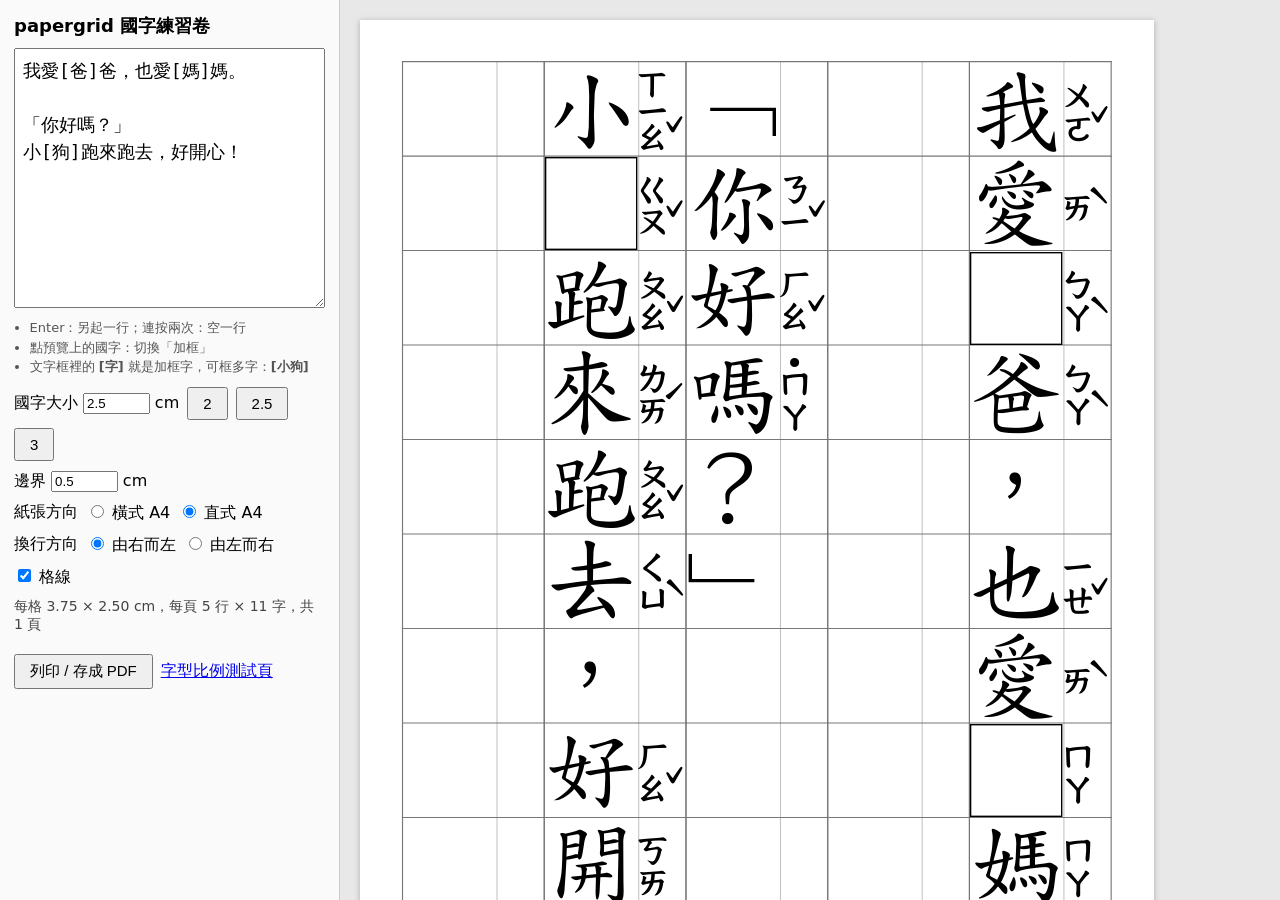
<file: index.html>
<!DOCTYPE html>
<html lang="zh-Hant-TW">
<head>
<meta charset="utf-8">
<title>papergrid 國字練習卷</title>
<link rel="stylesheet" href="style.css">
</head>
<body>
<div id="controls">
  <h1>papergrid 國字練習卷</h1>
  <textarea id="text" spellcheck="false"></textarea>
  <ul class="help">
    <li>Enter：另起一行；連按兩次：空一行</li>
    <li>點預覽上的國字：切換「加框」</li>
    <li>文字框裡的 <b>[字]</b> 就是加框字，可框多字：<b>[小狗]</b></li>
  </ul>
  <div class="row">
    <label>國字大小 <input type="number" id="size" min="1" max="6" step="0.1"> cm</label>
    <button type="button" data-size="2">2</button>
    <button type="button" data-size="2.5">2.5</button>
    <button type="button" data-size="3">3</button>
  </div>
  <div class="row">
    <label>邊界 <input type="number" id="margin" min="0" max="5" step="0.1"> cm</label>
  </div>
  <div class="row">
    紙張方向
    <label><input type="radio" name="orient" value="landscape"> 橫式 A4</label>
    <label><input type="radio" name="orient" value="portrait"> 直式 A4</label>
  </div>
  <div class="row">
    換行方向
    <label><input type="radio" name="dir" value="rtl" checked> 由右而左</label>
    <label><input type="radio" name="dir" value="ltr"> 由左而右</label>
  </div>
  <div class="row">
    <label><input type="checkbox" id="grid" checked> 格線</label>
  </div>
  <div id="info"></div>
  <div id="status">字型載入中…</div>
  <div class="row">
    <button type="button" id="print">列印 / 存成 PDF</button>
    <a href="test.html" target="_blank">字型比例測試頁</a>
  </div>
</div>
<div id="preview"><div id="pages"></div></div>

<script src="config.js"></script>
<script src="render.js"></script>
<script src="app.js"></script>
</body>
</html>
</file>
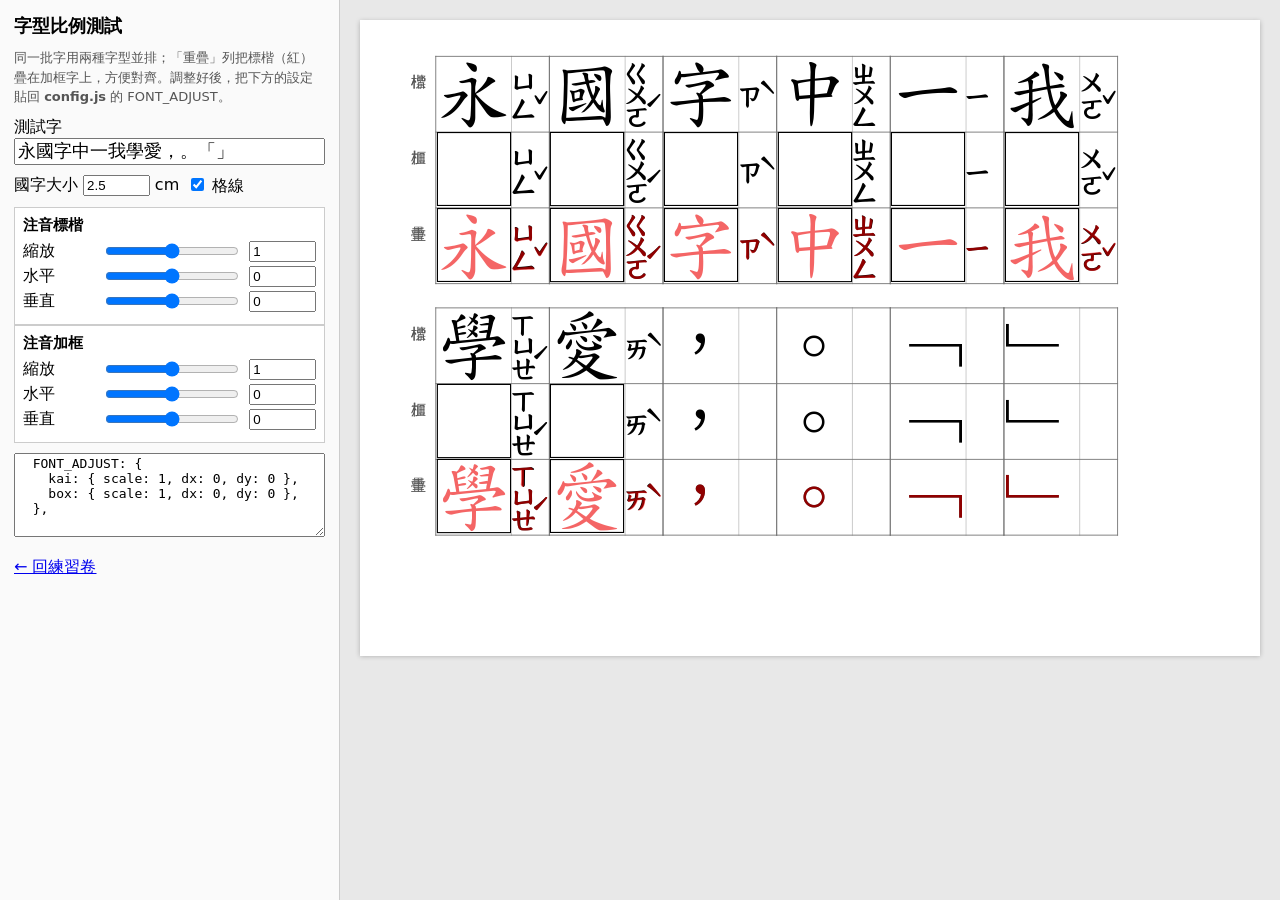
<file: test.html>
<!DOCTYPE html>
<html lang="zh-Hant-TW">
<head>
<meta charset="utf-8">
<title>papergrid 字型比例測試</title>
<link rel="stylesheet" href="style.css">
<style>
  .adj { border: 1px solid #ccc; padding: 8px; background: #fff; }
  .adj h2 { font-size: 15px; margin: 0 0 6px; }
  .adj .row { margin: 4px 0; }
  .adj input[type=range] { flex: 1; }
  .adj .row span { width: 4.5em; }
  #snippet { width: 100%; height: 6.5em; font-family: monospace; font-size: 13px; }
  .label { position: absolute; font-size: 5mm; color: #555; writing-mode: vertical-rl; }
  .g.overlay { color: #e00; opacity: .6; }
</style>
</head>
<body>
<div id="controls">
  <h1>字型比例測試</h1>
  <p class="help" style="padding:0">同一批字用兩種字型並排；「重疊」列把標楷（紅）疊在加框字上，方便對齊。調整好後，把下方的設定貼回 <b>config.js</b> 的 FONT_ADJUST。</p>
  <label>測試字 <input id="sample" style="width:100%; font-size:18px"></label>
  <div class="row">
    <label>國字大小 <input type="number" id="size" min="1" max="6" step="0.1"> cm</label>
    <label><input type="checkbox" id="grid" checked> 格線</label>
  </div>
  <div id="adjusters"></div>
  <textarea id="snippet" readonly></textarea>
  <div id="status">字型載入中…</div>
  <a href="index.html">← 回練習卷</a>
</div>
<div id="preview"><div id="pages"></div></div>

<script src="config.js"></script>
<script src="render.js"></script>
<script src="test.js"></script>
</body>
</html>
</file>
<file: style.css>
* { box-sizing: border-box; }
html, body { margin: 0; height: 100%; }
body {
  font-family: system-ui, "Noto Sans CJK TC", sans-serif;
  display: flex;
  background: #e8e8e8;
}

/* ── 左側控制區 ── */
#controls {
  width: 340px;
  flex: none;
  padding: 14px;
  background: #fafafa;
  border-right: 1px solid #ccc;
  overflow-y: auto;
  display: flex;
  flex-direction: column;
  gap: 10px;
}
#controls h1 { font-size: 18px; margin: 0; }
#text {
  width: 100%;
  min-height: 260px;
  font-size: 18px;
  line-height: 1.5;
  padding: 8px;
  resize: vertical;
}
.row { display: flex; align-items: center; gap: 8px; flex-wrap: wrap; }
.row label { white-space: nowrap; }
input[type=number] { width: 5em; }
#info { color: #444; font-size: 14px; }
#status { color: #b45; font-size: 14px; }
.help { font-size: 13px; color: #555; line-height: 1.5; margin: 0; padding-left: 1.2em; }
button { font-size: 15px; padding: 6px 14px; cursor: pointer; }

/* ── 右側預覽 ── */
#preview {
  flex: 1;
  overflow: auto;
  padding: 20px;
}
#pages { display: flex; flex-direction: column; gap: 20px; align-items: flex-start; }

.page {
  position: relative;
  width: 297mm;
  height: 210mm;
  background: #fff;
  overflow: hidden;
  box-shadow: 0 1px 6px rgba(0, 0, 0, .25);
  flex: none;
}
.grid { position: absolute; left: 0; top: 0; width: 100%; height: 100%; }
.cell { position: absolute; }
.cell.han { cursor: pointer; }
.cell.han:hover { background: rgba(255, 200, 0, .25); }

.g {
  position: absolute;
  left: 0;
  top: 0;
  width: 1.5em;
  height: 1em;
  line-height: 1;
  white-space: pre;
  transform-origin: 0.5em 0.5em; /* 國字正方形的中心 */
  font-kerning: none;
  font-synthesis: none;
  color: #000;
}
.g-kai { font-family: "PG-Kai", "PG-Box", serif; }
.g-box { font-family: "PG-Box", "PG-Kai", serif; }

/* ── 列印 ── */
@page { size: A4 landscape; margin: 0; }
@media print {
  html, body { height: auto; background: #fff; display: block; }
  #controls { display: none; }
  #preview { padding: 0; overflow: visible; }
  #pages { display: block; zoom: 1 !important; }
  .page { box-shadow: none; break-after: page; page-break-after: always; }
  .page:last-child { break-after: auto; page-break-after: auto; }
  .cell.han:hover { background: none; }
}
</file>
